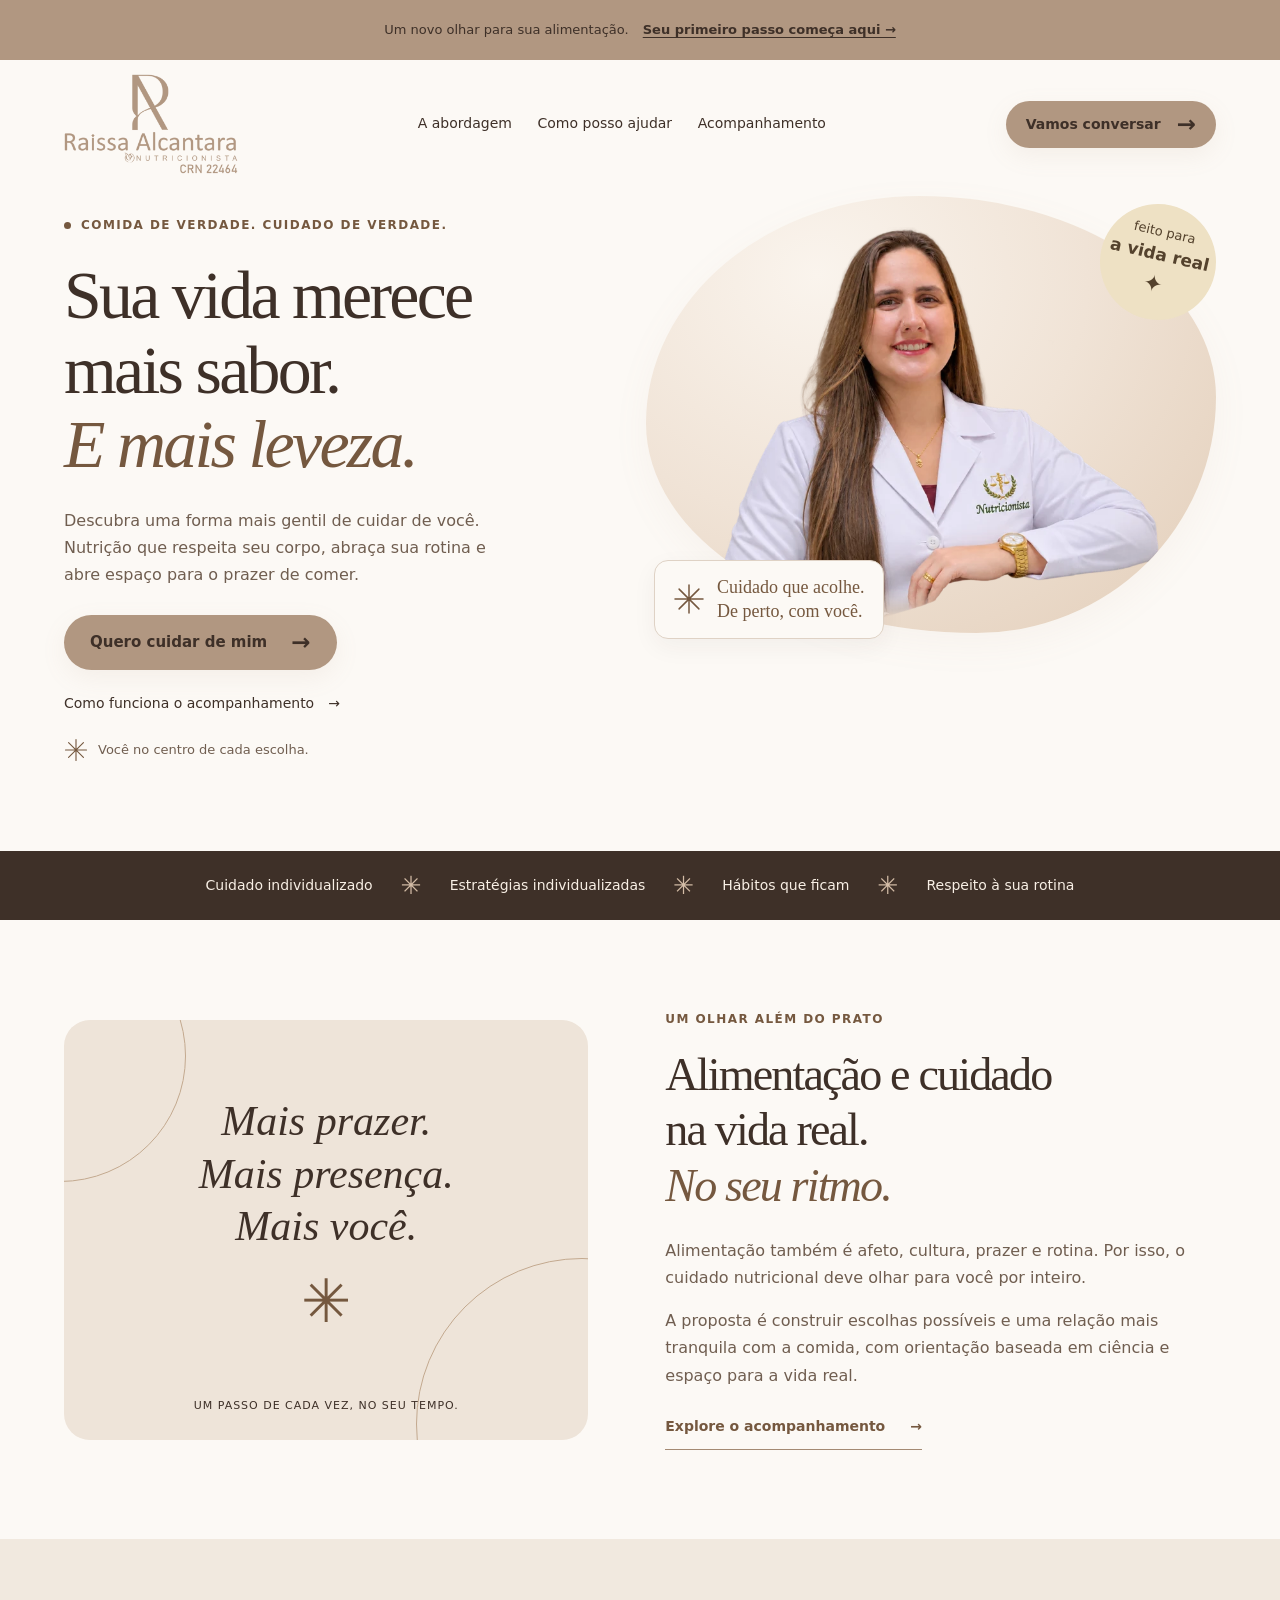
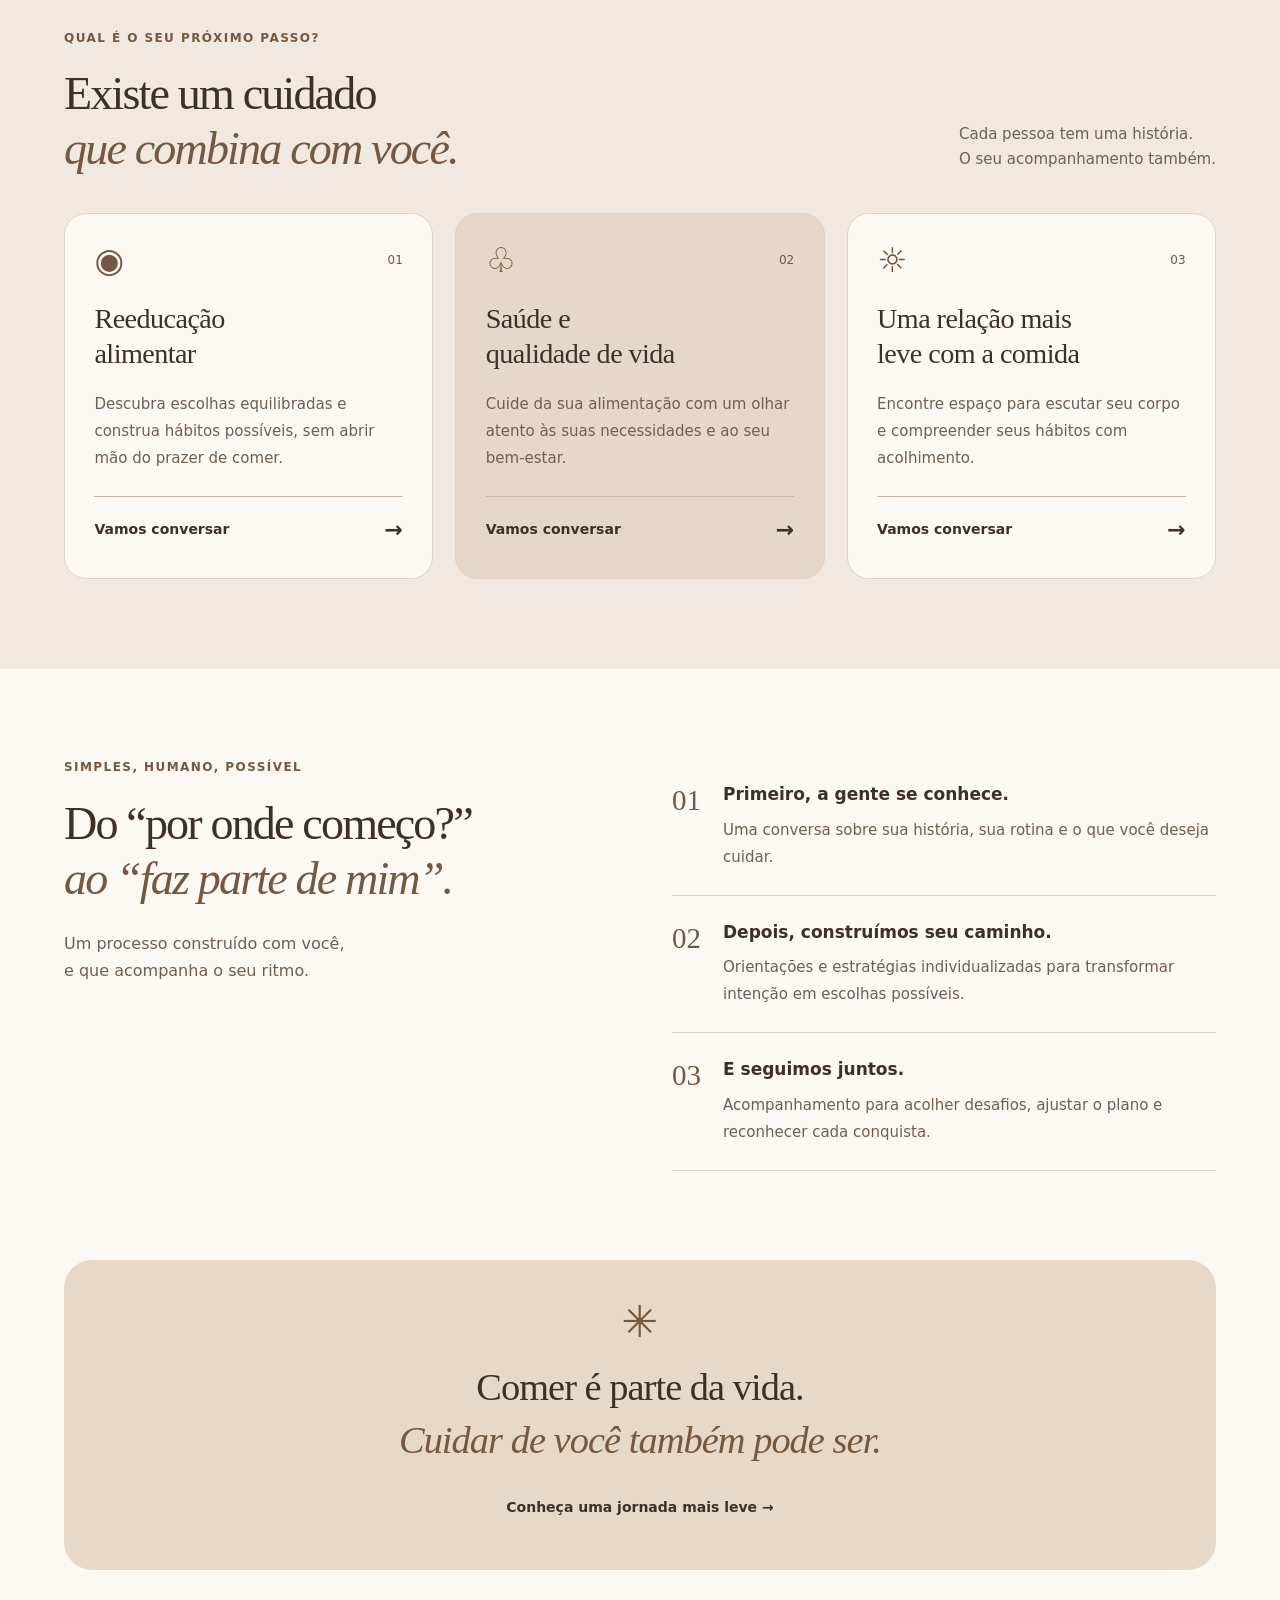
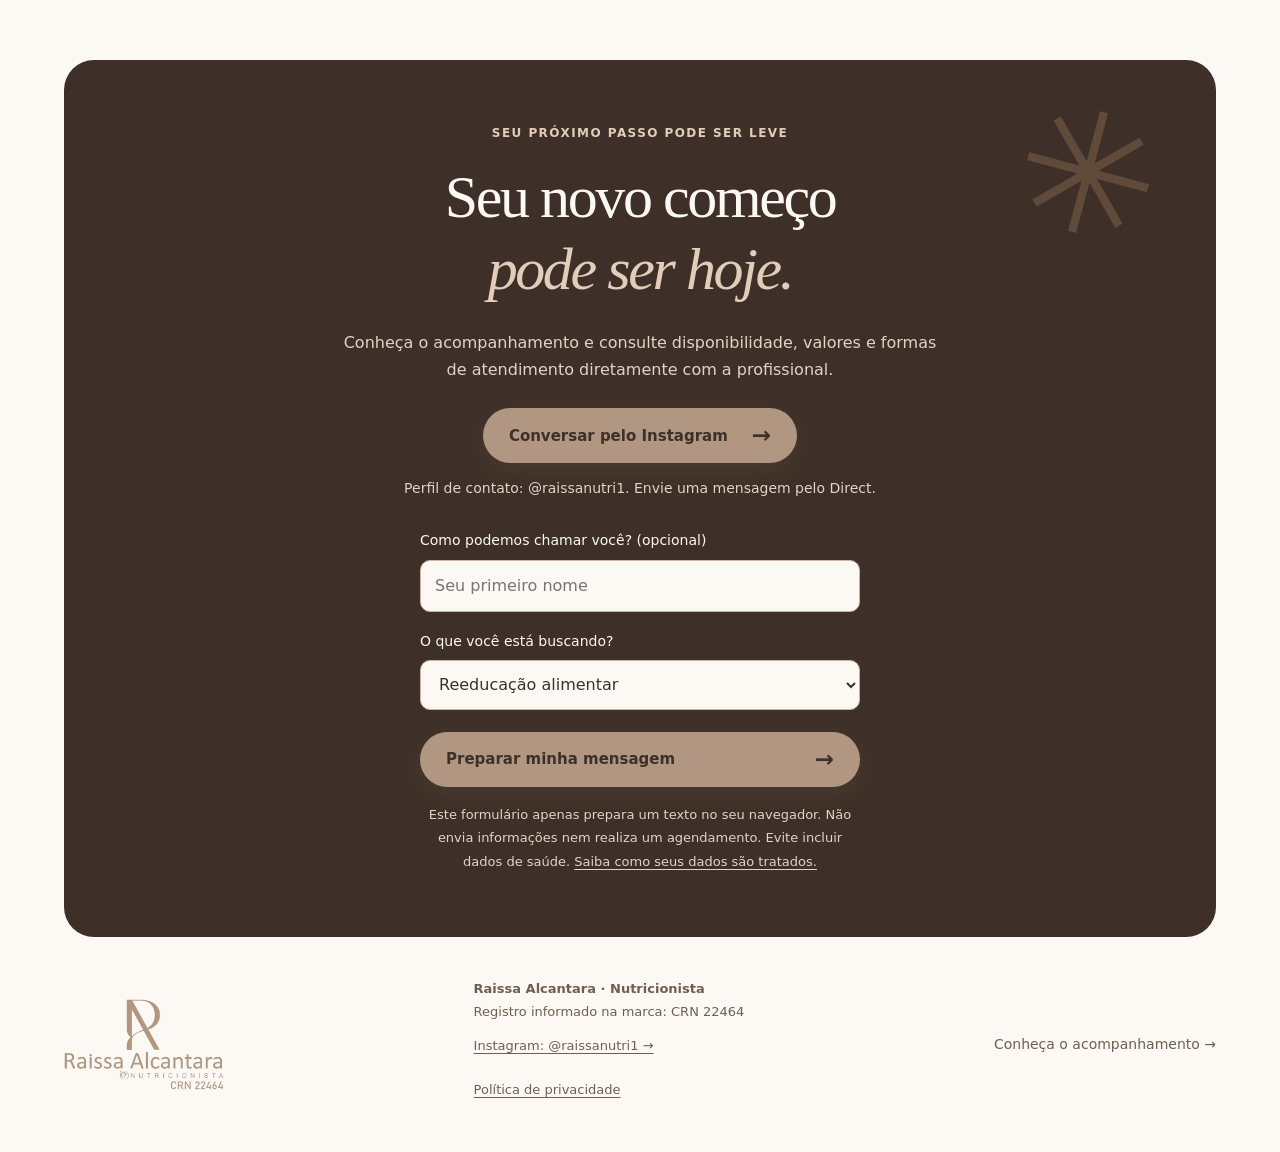
<file: index.html>
<!doctype html>
<html lang="pt-BR">
<head>
<meta charset="UTF-8">
<meta name="viewport" content="width=device-width, initial-scale=1.0">
<meta name="description" content="Sua vida merece mais sabor e leveza. Conheça Raissa Alcantara e descubra um cuidado nutricional que respeita você e sua rotina.">
<meta name="theme-color" content="#B19781">
<title>Raissa Alcantara — Nutricionista</title>
<link rel="stylesheet" href="style.css">
</head>
<body>
<a class="skip-link" href="#conteudo">Pular para o conteúdo</a>
<div class="announcement">Um novo olhar para sua alimentação. <a href="#contato">Seu primeiro passo começa aqui →</a></div>
<header class="header">
<a class="brand" href="#inicio" aria-label="Raissa Alcantara, nutricionista — início">
<picture>
<source type="image/webp" srcset="assets/raissa-alcantara-logo.webp">
<img class="brand-logo" src="assets/raissa-alcantara-logo.png" alt="Raissa Alcantara — Nutricionista — CRN 22464" width="1801" height="1032" decoding="async"></picture></a>
<nav class="desktop-nav" aria-label="Navegação principal">
<a href="#sobre">A abordagem</a>
<a href="#cuidados">Como posso ajudar</a>
<a href="acompanhamento.html">Acompanhamento</a></nav>
<a class="button small" href="#contato">Vamos conversar <span>→</span></a>
<details class="mobile-menu">
<summary>Menu</summary>
<nav aria-label="Navegação mobile">
<a href="#sobre">A abordagem</a>
<a href="#cuidados">Como posso ajudar</a>
<a href="acompanhamento.html">Acompanhamento</a>
<a href="index.html#contato">Contato</a>
<a href="privacidade.html">Privacidade</a></nav></details></header>
<main id="conteudo">
<section class="hero wrap" id="inicio">
<div class="hero-copy">
<div class="eyebrow">
<span></span> COMIDA DE VERDADE. CUIDADO DE VERDADE.</div>
<h1>Sua vida merece<br>mais sabor.<br>
<em>E mais leveza.</em></h1>
<p>Descubra uma forma mais gentil de cuidar de você. Nutrição que respeita seu corpo, abraça sua rotina e abre espaço para o prazer de comer.</p>
<a class="button" href="#contato">Quero cuidar de mim <span>→</span></a>
<a class="hero-secondary" href="acompanhamento.html">Como funciona o acompanhamento <span>→</span></a>
<div class="hero-note">
<span class="tiny-flower" aria-hidden="true"><img class="hero-spark" src="assets/simbolo-cuidado.svg" alt="" width="24" height="24"></span> Você no centro de cada escolha.</div></div>
<div class="hero-visual portrait-hero portrait-contained">
<div class="portrait-frame">
<picture>
<source type="image/webp" srcset="assets/raissa-retrato-480.webp 480w, assets/raissa-retrato-800.webp 800w, assets/raissa-retrato-1200.webp 1200w" sizes="(max-width: 767px) min(420px, 90vw), (max-width: 960px) 42vw, 600px">
<img class="portrait-photo" src="assets/raissa-retrato.png" alt="Nutricionista de jaleco branco, com cabelos longos e sorriso acolhedor" width="1433" height="1098" fetchpriority="high" decoding="async"></picture>
<p class="portrait-fallback" hidden role="status">Foto indisponível no momento.</p></div>
<div class="image-label">
<span aria-hidden="true"><img class="hero-spark" src="assets/simbolo-cuidado.svg" alt="" width="32" height="32"></span>
<div>Cuidado que acolhe.<br>
<strong>De perto, com você.</strong></div></div>
<div class="visual-sticker">feito para<br>
<strong>a vida real</strong>
<span>✦</span></div></div></section>
<div class="values-strip">
<span>Cuidado individualizado</span>
<i>✳&#xfe0e;</i>
<span>Estratégias individualizadas</span>
<i>✳&#xfe0e;</i>
<span>Hábitos que ficam</span>
<i>✳&#xfe0e;</i>
<span>Respeito à sua rotina</span></div>
<section class="about wrap" id="sobre">
<div class="about-art">
<div class="art-circle">Mais prazer.<br>Mais presença.<br>Mais você.<span>✳&#xfe0e;</span></div>
<span class="art-caption">UM PASSO DE CADA VEZ, NO SEU TEMPO.</span></div>
<div class="about-copy">
<div class="eyebrow">UM OLHAR ALÉM DO PRATO</div>
<h2>Alimentação e cuidado<br>na vida real.<br>
<em>No seu ritmo.</em></h2>
<p>Alimentação também é afeto, cultura, prazer e rotina. Por isso, o cuidado nutricional deve olhar para você por inteiro.</p>
<p>A proposta é construir escolhas possíveis e uma relação mais tranquila com a comida, com orientação baseada em ciência e espaço para a vida real.</p>
<a class="text-link" href="acompanhamento.html">Explore o acompanhamento <span>→</span></a></div></section>
<section class="care" id="cuidados">
<div class="wrap">
<div class="section-heading">
<div>
<div class="eyebrow">QUAL É O SEU PRÓXIMO PASSO?</div>
<h2>Existe um cuidado<br>
<em>que combina com você.</em></h2></div>
<p>Cada pessoa tem uma história.<br>O seu acompanhamento também.</p></div>
<div class="cards">
<article class="card">
<div class="card-top">
<span class="service-icon">◉</span>
<span>01</span></div>
<h3>Reeducação<br>alimentar</h3>
<p>Descubra escolhas equilibradas e construa hábitos possíveis, sem abrir mão do prazer de comer.</p>
<a href="#contato" aria-label="Conversar sobre reeducação alimentar">Vamos conversar <span>→</span></a></article>
<article class="card">
<div class="card-top">
<span class="service-icon">♧</span>
<span>02</span></div>
<h3>Saúde e<br>qualidade de vida</h3>
<p>Cuide da sua alimentação com um olhar atento às suas necessidades e ao seu bem-estar.</p>
<a href="#contato" aria-label="Conversar sobre saúde e qualidade de vida">Vamos conversar <span>→</span></a></article>
<article class="card">
<div class="card-top">
<span class="service-icon">☼</span>
<span>03</span></div>
<h3>Uma relação mais<br>leve com a comida</h3>
<p>Encontre espaço para escutar seu corpo e compreender seus hábitos com acolhimento.</p>
<a href="#contato" aria-label="Conversar sobre relação com a comida">Vamos conversar <span>→</span></a></article></div></div></section>
<section class="journey wrap" id="processo">
<div class="journey-intro">
<div class="eyebrow">SIMPLES, HUMANO, POSSÍVEL</div>
<h2>Do “por onde começo?”<br>
<em>ao “faz parte de mim”.</em></h2>
<p>Um processo construído com você,<br>e que acompanha o seu ritmo.</p></div>
<ol class="steps">
<li>
<span>01</span>
<div>
<h3>Primeiro, a gente se conhece.</h3>
<p>Uma conversa sobre sua história, sua rotina e o que você deseja cuidar.</p></div></li>
<li>
<span>02</span>
<div>
<h3>Depois, construímos seu caminho.</h3>
<p>Orientações e estratégias individualizadas para transformar intenção em escolhas possíveis.</p></div></li>
<li>
<span>03</span>
<div>
<h3>E seguimos juntos.</h3>
<p>Acompanhamento para acolher desafios, ajustar o plano e reconhecer cada conquista.</p></div></li></ol></section>
<section class="quote-banner wrap">
<span aria-hidden="true">✳&#xfe0e;</span>
<p>Comer é parte da vida.<br>
<em>Cuidar de você também pode ser.</em></p>
<a href="acompanhamento.html">Conheça uma jornada mais leve →</a></section>
<section class="contact wrap" id="contato">
<span class="contact-flower">✳&#xfe0e;</span>
<div class="eyebrow">SEU PRÓXIMO PASSO PODE SER LEVE</div>
<h2>Seu novo começo<br>
<em>pode ser hoje.</em></h2>
<p>Conheça o acompanhamento e consulte disponibilidade, valores e formas de atendimento diretamente com a profissional.</p>
<div class="direct-contact">
<a class="button" href="https://www.instagram.com/raissanutri1/" target="_blank" rel="noopener noreferrer">Conversar pelo Instagram <span>→</span></a>
<p>Perfil de contato: @raissanutri1. Envie uma mensagem pelo Direct.</p></div>
<form id="contact-form">
<label for="name">Como podemos chamar você? (opcional)</label>
<input id="name" name="name" placeholder="Seu primeiro nome" maxlength="80" autocomplete="given-name">
<label for="interest">O que você está buscando?</label>
<select id="interest" name="interest">
<option>Reeducação alimentar</option>
<option>Saúde e qualidade de vida</option>
<option>Uma relação mais leve com a comida</option>
<option>Conhecer o acompanhamento</option></select>
<button class="button" type="submit">Preparar minha mensagem <span>→</span></button>
<p class="form-note">Este formulário apenas prepara um texto no seu navegador. Não envia informações nem realiza um agendamento. Evite incluir dados de saúde. <a href="privacidade.html">Saiba como seus dados são tratados.</a></p></form>
<div id="message-result" class="message-result" hidden aria-live="polite">
<h3>Sua mensagem está pronta</h3>
<p id="prepared-message"></p>
<button class="text-link" id="copy-message" type="button">Copiar mensagem →</button>
<p class="form-note">Copie o texto e envie pelo Direct do <a href="https://www.instagram.com/raissanutri1/" target="_blank" rel="noopener noreferrer">perfil @raissanutri1</a>. A disponibilidade e a confirmação do atendimento são combinadas diretamente com a profissional.</p></div></section>
</main>
<footer class="wrap">
<a class="brand" href="#inicio" aria-label="Raissa Alcantara, nutricionista — início">
<picture>
<source type="image/webp" srcset="assets/raissa-alcantara-logo.webp">
<img class="brand-logo" src="assets/raissa-alcantara-logo.png" alt="Raissa Alcantara — Nutricionista — CRN 22464" width="1801" height="1032" decoding="async"></picture></a>
<div class="professional-details">
<p>
<strong>Raissa Alcantara · Nutricionista</strong></p>
<p>Registro informado na marca: CRN 22464</p>
<a href="https://www.instagram.com/raissanutri1/" target="_blank" rel="noopener noreferrer">Instagram: @raissanutri1 →</a>
<br>
<a href="privacidade.html">Política de privacidade</a></div>
<a href="acompanhamento.html">Conheça o acompanhamento →</a></footer>
<script src="script.js"></script>
<script src="site.js" defer></script></body></html>
</file>
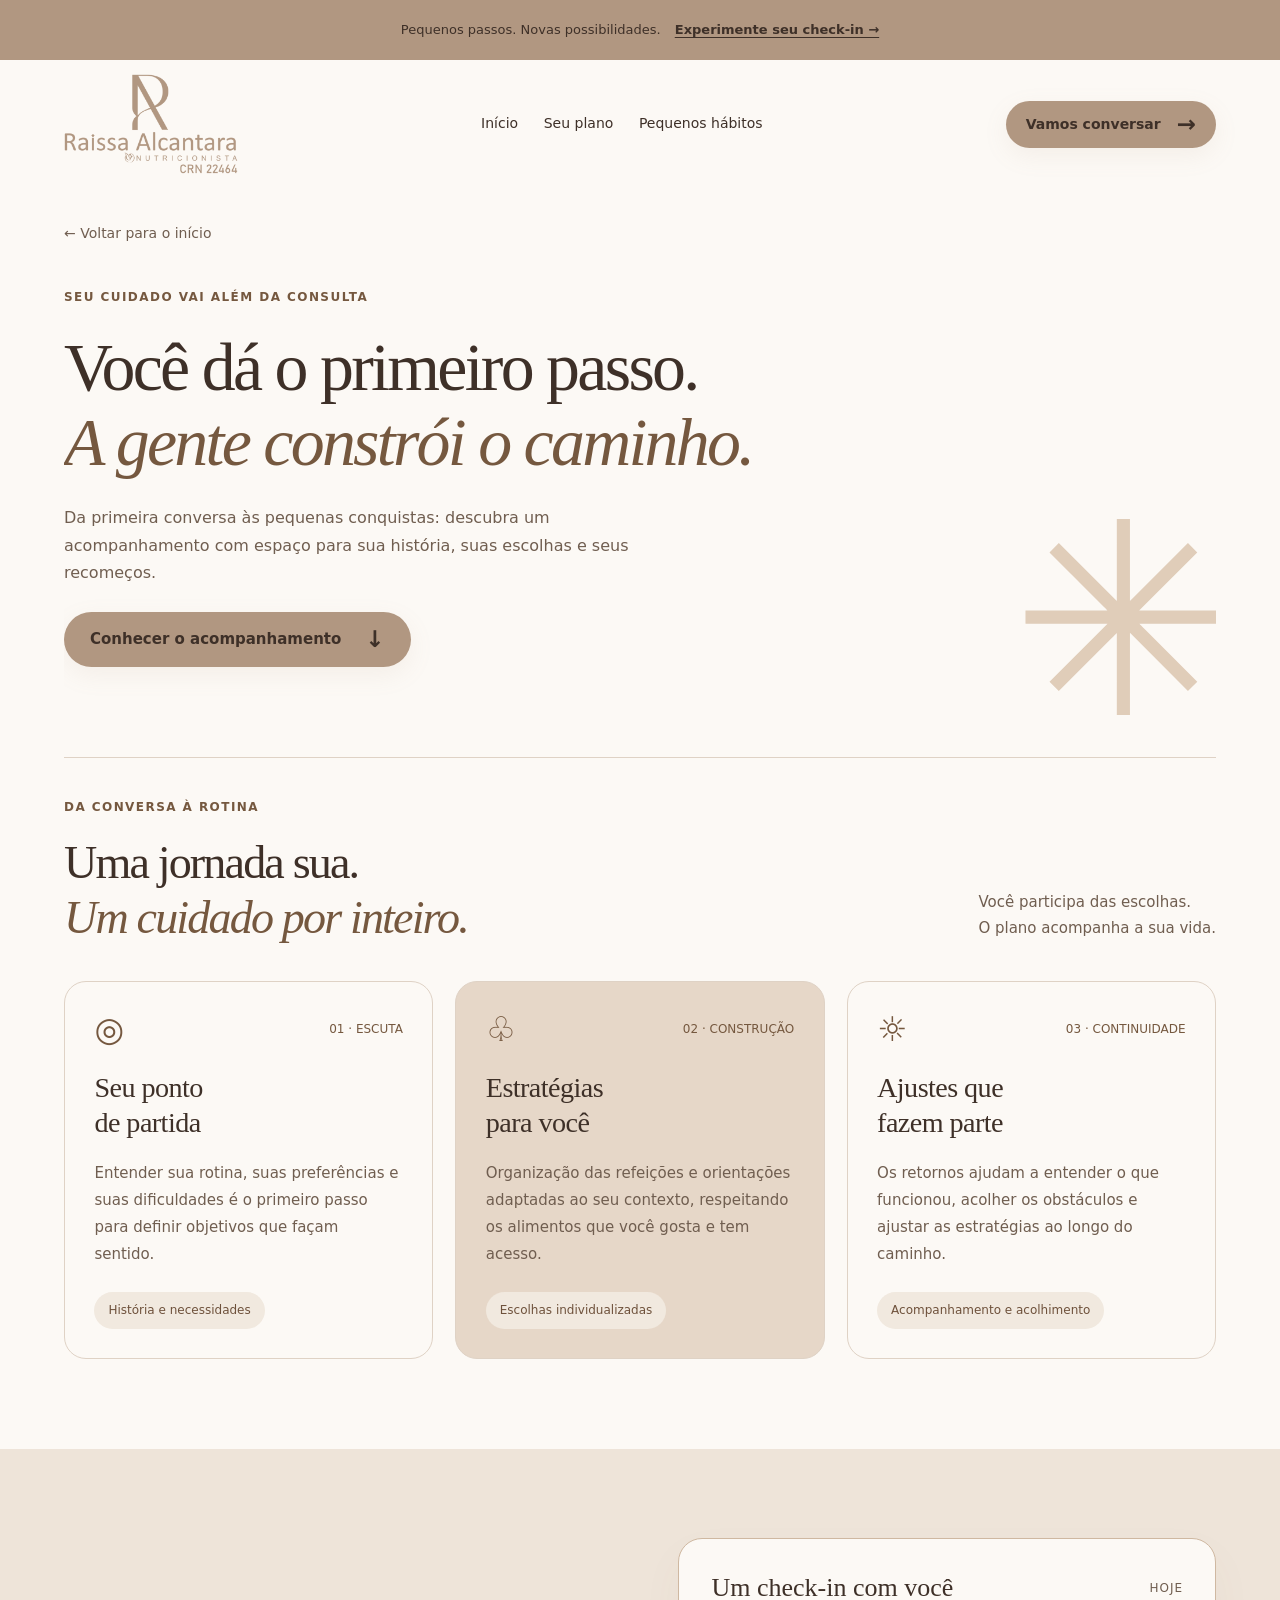
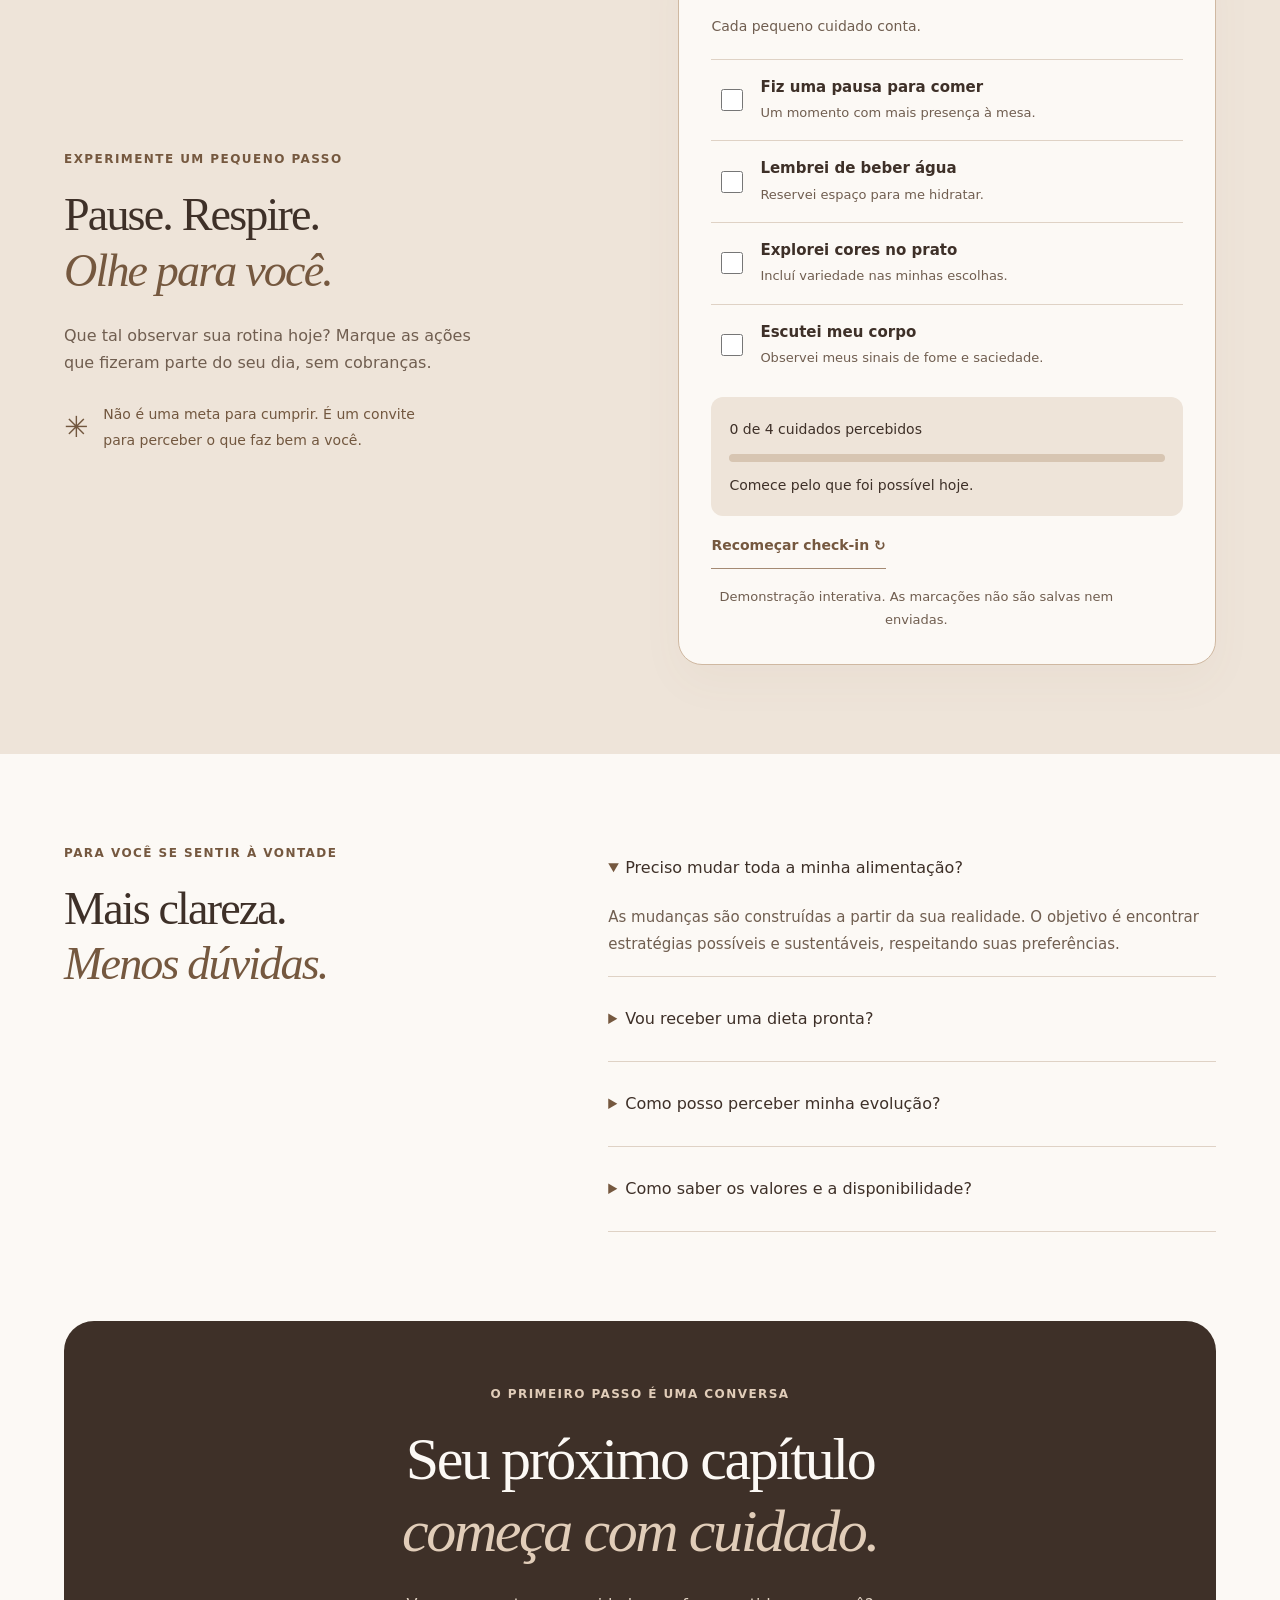
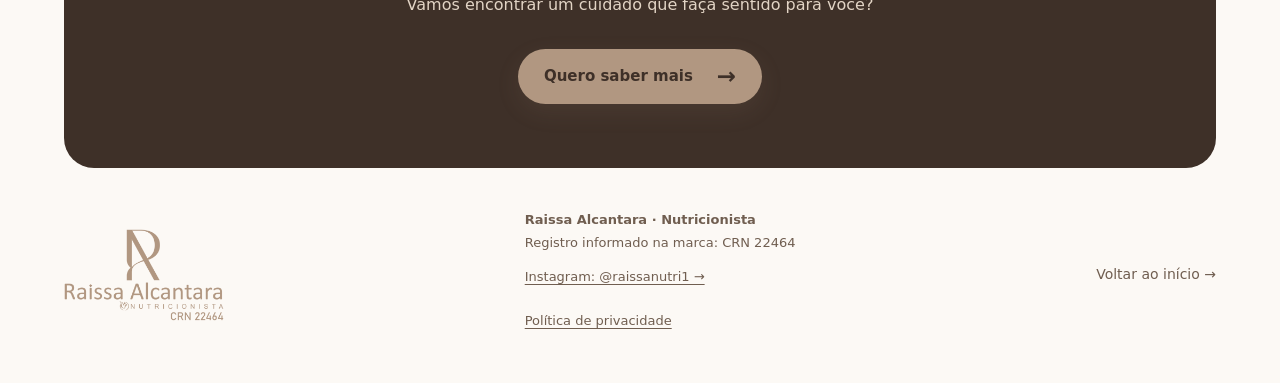
<file: acompanhamento.html>
<!doctype html>
<html lang="pt-BR">
<head>
<meta charset="UTF-8">
<meta name="theme-color" content="#B19781">
<meta name="viewport" content="width=device-width, initial-scale=1">
<meta name="description" content="Conheça o acompanhamento de Raissa Alcantara: escuta, estratégias para sua rotina e pequenos hábitos possíveis.">
<title>Acompanhamento — Raissa Alcantara</title>
<link rel="stylesheet" href="style.css">
<link rel="stylesheet" href="acompanhamento.css"></head>
<body>
<a class="skip-link" href="#conteudo">Pular para o conteúdo</a>
<div class="announcement">Pequenos passos. Novas possibilidades. <a href="#habitos">Experimente seu check-in →</a></div>
<header class="header">
<a class="brand" href="index.html" aria-label="Raissa Alcantara, nutricionista — início">
<picture>
<source type="image/webp" srcset="assets/raissa-alcantara-logo.webp">
<img class="brand-logo" src="assets/raissa-alcantara-logo.png" alt="Raissa Alcantara — Nutricionista — CRN 22464" width="1801" height="1032" decoding="async"></picture></a>
<nav class="desktop-nav" aria-label="Navegação principal">
<a href="index.html">Início</a>
<a href="#seu-plano">Seu plano</a>
<a href="#habitos">Pequenos hábitos</a></nav>
<a class="button small" href="index.html#contato">Vamos conversar <span>→</span></a>
<details class="mobile-menu">
<summary>Menu</summary>
<nav aria-label="Navegação mobile">
<a href="index.html">Início</a>
<a href="#seu-plano">Seu plano</a>
<a href="#habitos">Pequenos hábitos</a>
<a href="index.html#contato">Contato</a>
<a href="privacidade.html">Privacidade</a></nav></details></header>
<main id="conteudo">
<section class="companion-hero wrap">
<a class="back-link" href="index.html">← Voltar para o início</a>
<div class="eyebrow">SEU CUIDADO VAI ALÉM DA CONSULTA</div>
<h1>Você dá o primeiro passo.<br>
<em>A gente constrói o caminho.</em></h1>
<p>Da primeira conversa às pequenas conquistas: descubra um acompanhamento com espaço para sua história, suas escolhas e seus recomeços.</p>
<a class="button" href="#seu-plano">Conhecer o acompanhamento <span>↓</span></a>
<span class="hero-decoration" aria-hidden="true">✳&#xfe0e;</span></section>
<section class="plan-section wrap" id="seu-plano">
<div class="section-heading">
<div>
<div class="eyebrow">DA CONVERSA À ROTINA</div>
<h2>Uma jornada sua.<br>
<em>Um cuidado por inteiro.</em></h2></div>
<p>Você participa das escolhas.<br>O plano acompanha a sua vida.</p></div>
<div class="cards">
<article class="card">
<div class="card-top">
<span class="service-icon">◎</span>
<span>01 · ESCUTA</span></div>
<h3>Seu ponto<br>de partida</h3>
<p>Entender sua rotina, suas preferências e suas dificuldades é o primeiro passo para definir objetivos que façam sentido.</p>
<span class="card-tag">História e necessidades</span></article>
<article class="card">
<div class="card-top">
<span class="service-icon">♧</span>
<span>02 · CONSTRUÇÃO</span></div>
<h3>Estratégias<br>para você</h3>
<p>Organização das refeições e orientações adaptadas ao seu contexto, respeitando os alimentos que você gosta e tem acesso.</p>
<span class="card-tag">Escolhas individualizadas</span></article>
<article class="card">
<div class="card-top">
<span class="service-icon">☼</span>
<span>03 · CONTINUIDADE</span></div>
<h3>Ajustes que<br>fazem parte</h3>
<p>Os retornos ajudam a entender o que funcionou, acolher os obstáculos e ajustar as estratégias ao longo do caminho.</p>
<span class="card-tag">Acompanhamento e acolhimento</span></article></div></section>
<section class="habit-section" id="habitos">
<div class="wrap habit-grid">
<div>
<div class="eyebrow">EXPERIMENTE UM PEQUENO PASSO</div>
<h2>Pause. Respire.<br>
<em>Olhe para você.</em></h2>
<p>Que tal observar sua rotina hoje? Marque as ações que fizeram parte do seu dia, sem cobranças.</p>
<div class="gentle-note">✳&#xfe0e; <span>Não é uma meta para cumprir. É um convite para perceber o que faz bem a você.</span></div></div>
<div class="habit-panel">
<div class="panel-heading">
<h3>Um check-in com você</h3>
<span>HOJE</span></div>
<p class="panel-description">Cada pequeno cuidado conta.</p>
<form id="habit-form">
<label class="habit-option">
<input type="checkbox" name="habit" value="pausa">
<span>
<strong>Fiz uma pausa para comer</strong>
<small>Um momento com mais presença à mesa.</small></span></label>
<label class="habit-option">
<input type="checkbox" name="habit" value="agua">
<span>
<strong>Lembrei de beber água</strong>
<small>Reservei espaço para me hidratar.</small></span></label>
<label class="habit-option">
<input type="checkbox" name="habit" value="variedade">
<span>
<strong>Explorei cores no prato</strong>
<small>Incluí variedade nas minhas escolhas.</small></span></label>
<label class="habit-option">
<input type="checkbox" name="habit" value="corpo">
<span>
<strong>Escutei meu corpo</strong>
<small>Observei meus sinais de fome e saciedade.</small></span></label></form>
<div class="habit-feedback" aria-live="polite">
<span id="habit-count">0 de 4 cuidados percebidos</span>
<progress id="habit-progress" value="0" max="4" aria-label="Cuidados percebidos hoje"></progress>
<p id="habit-message">Comece pelo que foi possível hoje.</p></div>
<button class="text-link" id="reset-habits" type="button">Recomeçar check-in ↻</button>
<p class="form-note">Demonstração interativa. As marcações não são salvas nem enviadas.</p></div></div></section>
<section class="faq-section wrap">
<div>
<div class="eyebrow">PARA VOCÊ SE SENTIR À VONTADE</div>
<h2>Mais clareza.<br>
<em>Menos dúvidas.</em></h2></div>
<div class="faq-list">
<details open>
<summary>Preciso mudar toda a minha alimentação?</summary>
<p>As mudanças são construídas a partir da sua realidade. O objetivo é encontrar estratégias possíveis e sustentáveis, respeitando suas preferências.</p></details>
<details>
<summary>Vou receber uma dieta pronta?</summary>
<p>A proposta é individualizar o cuidado após conhecer sua história e suas necessidades. As orientações e o formato do plano são definidos durante o atendimento.</p></details>
<details>
<summary>Como posso perceber minha evolução?</summary>
<p>A evolução pode aparecer na organização da rotina, na relação com a comida e na percepção de bem-estar. Os indicadores relevantes são combinados com a profissional.</p></details>
<details>
<summary>Como saber os valores e a disponibilidade?</summary>
<p>Entre em contato pelo Instagram @raissanutri1 para consultar valores, disponibilidade e modalidades de atendimento. O contato inicial não confirma uma consulta.</p>
<a class="text-link" href="index.html#contato">Ir para contato →</a></details></div></section>
<section class="contact wrap companion-contact">
<div class="eyebrow">O PRIMEIRO PASSO É UMA CONVERSA</div>
<h2>Seu próximo capítulo<br>
<em>começa com cuidado.</em></h2>
<p>Vamos encontrar um cuidado que faça sentido para você?</p>
<a class="button" href="index.html#contato">Quero saber mais <span>→</span></a></section>
</main>
<footer class="wrap">
<a class="brand" href="index.html" aria-label="Raissa Alcantara, nutricionista — início">
<picture>
<source type="image/webp" srcset="assets/raissa-alcantara-logo.webp">
<img class="brand-logo" src="assets/raissa-alcantara-logo.png" alt="Raissa Alcantara — Nutricionista — CRN 22464" width="1801" height="1032" decoding="async"></picture></a>
<div class="professional-details">
<p>
<strong>Raissa Alcantara · Nutricionista</strong></p>
<p>Registro informado na marca: CRN 22464</p>
<a href="https://www.instagram.com/raissanutri1/" target="_blank" rel="noopener noreferrer">Instagram: @raissanutri1 →</a>
<br>
<a href="privacidade.html">Política de privacidade</a></div>
<a href="index.html">Voltar ao início →</a></footer>
<script src="acompanhamento.js"></script>
<script src="site.js" defer></script></body></html>
</file>
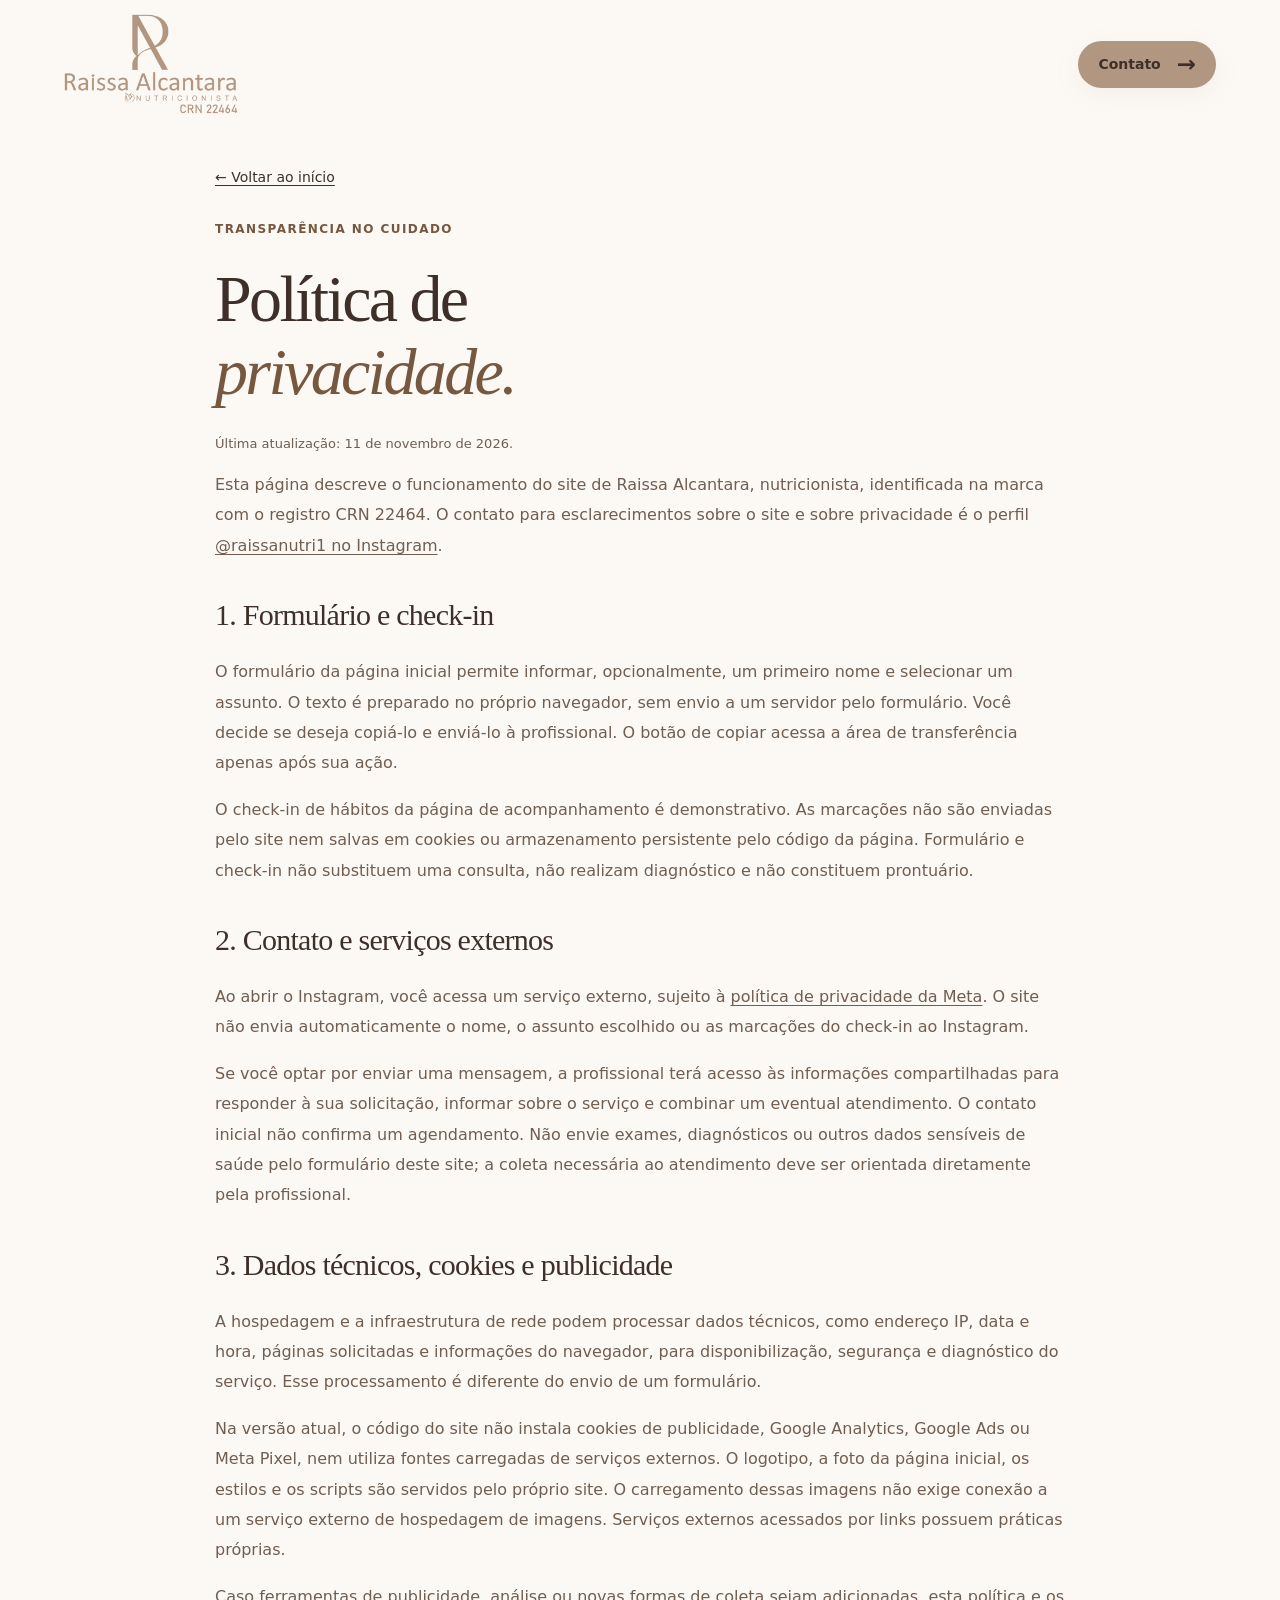
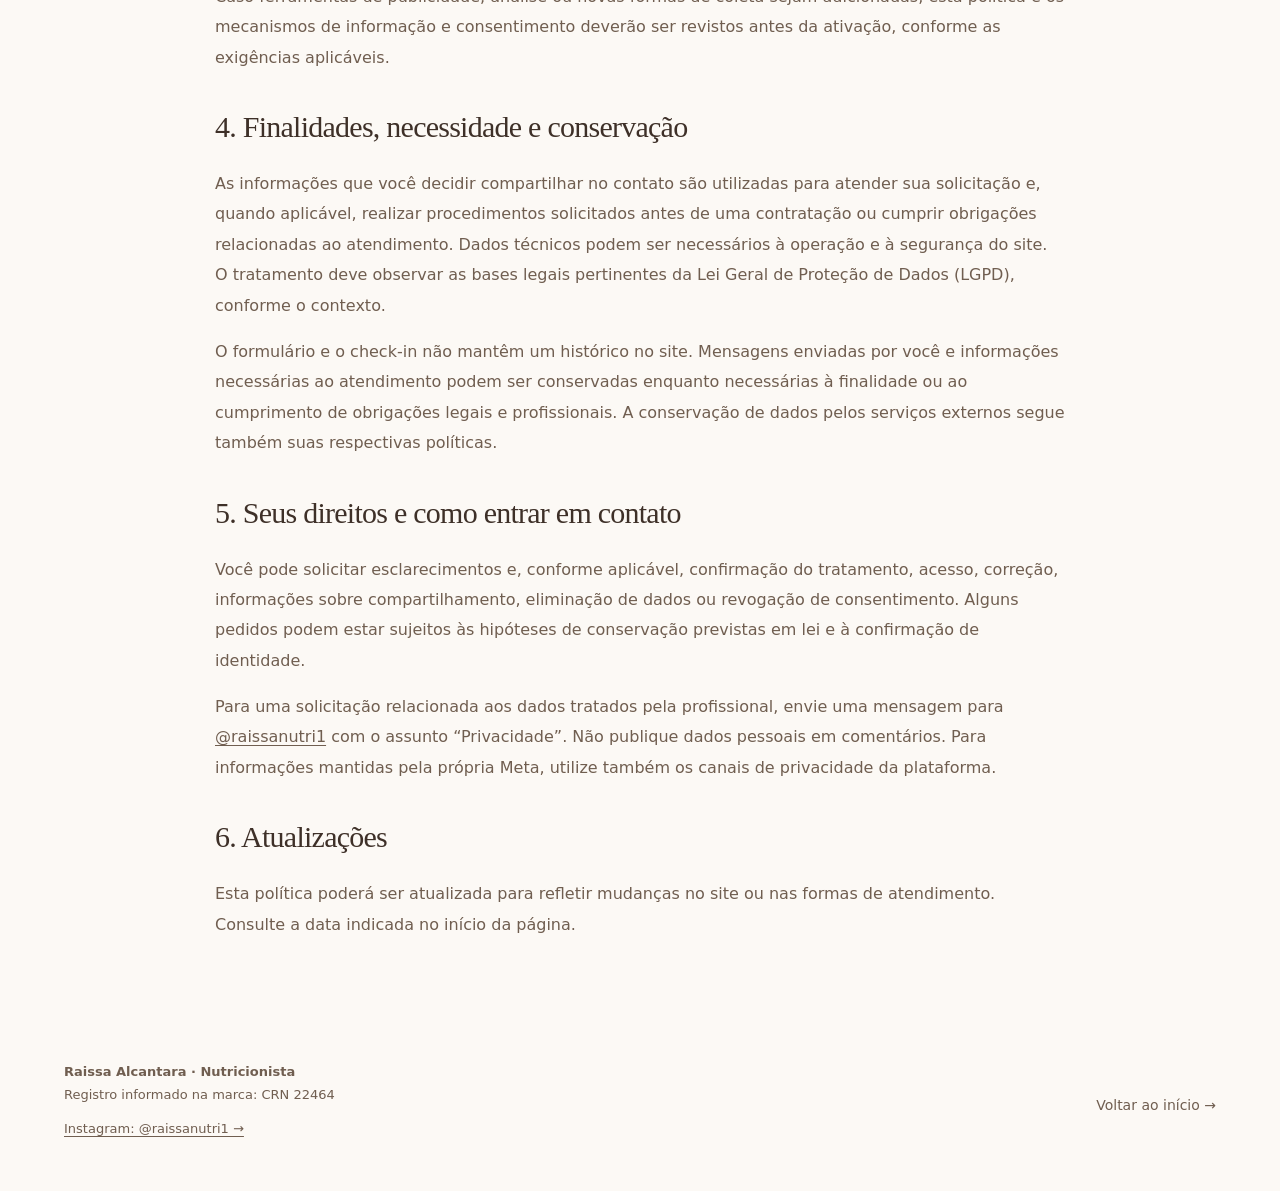
<file: privacidade.html>
<!doctype html>
<html lang="pt-BR">
<head>
<meta charset="UTF-8">
<meta name="viewport" content="width=device-width, initial-scale=1">
<meta name="theme-color" content="#B19781">
<title>Política de privacidade — Raissa Alcantara</title>
<meta name="description" content="Entenda como este site utiliza informações, o funcionamento do contato e como solicitar esclarecimentos sobre privacidade.">
<link rel="stylesheet" href="style.css"></head>
<body>
<a class="skip-link" href="#conteudo">Pular para o conteúdo</a>
<header class="header header-simple">
<a class="brand" href="index.html" aria-label="Raissa Alcantara — início">
<picture>
<source type="image/webp" srcset="assets/raissa-alcantara-logo.webp">
<img class="brand-logo" src="assets/raissa-alcantara-logo.png" alt="Raissa Alcantara — Nutricionista — CRN 22464" width="1801" height="1032" decoding="async"></picture></a>
<a class="button small" href="index.html#contato">Contato <span>→</span></a></header>
<main class="wrap legal-page" id="conteudo">
<a class="back-link" href="index.html">← Voltar ao início</a>
<div class="eyebrow">TRANSPARÊNCIA NO CUIDADO</div>
<h1>Política de<br>
<em>privacidade.</em></h1>
<p class="legal-date">Última atualização: 11 de novembro de 2026.</p>
<p>Esta página descreve o funcionamento do site de Raissa Alcantara, nutricionista, identificada na marca com o registro CRN 22464. O contato para esclarecimentos sobre o site e sobre privacidade é o perfil <a href="https://www.instagram.com/raissanutri1/" target="_blank" rel="noopener noreferrer">@raissanutri1 no Instagram</a>.</p>
<h2>1. Formulário e check-in</h2>
<p>O formulário da página inicial permite informar, opcionalmente, um primeiro nome e selecionar um assunto. O texto é preparado no próprio navegador, sem envio a um servidor pelo formulário. Você decide se deseja copiá-lo e enviá-lo à profissional. O botão de copiar acessa a área de transferência apenas após sua ação.</p>
<p>O check-in de hábitos da página de acompanhamento é demonstrativo. As marcações não são enviadas pelo site nem salvas em cookies ou armazenamento persistente pelo código da página. Formulário e check-in não substituem uma consulta, não realizam diagnóstico e não constituem prontuário.</p>
<h2>2. Contato e serviços externos</h2>
<p>Ao abrir o Instagram, você acessa um serviço externo, sujeito à <a href="https://privacycenter.instagram.com/policy/" target="_blank" rel="noopener noreferrer">política de privacidade da Meta</a>. O site não envia automaticamente o nome, o assunto escolhido ou as marcações do check-in ao Instagram.</p>
<p>Se você optar por enviar uma mensagem, a profissional terá acesso às informações compartilhadas para responder à sua solicitação, informar sobre o serviço e combinar um eventual atendimento. O contato inicial não confirma um agendamento. Não envie exames, diagnósticos ou outros dados sensíveis de saúde pelo formulário deste site; a coleta necessária ao atendimento deve ser orientada diretamente pela profissional.</p>
<h2>3. Dados técnicos, cookies e publicidade</h2>
<p>A hospedagem e a infraestrutura de rede podem processar dados técnicos, como endereço IP, data e hora, páginas solicitadas e informações do navegador, para disponibilização, segurança e diagnóstico do serviço. Esse processamento é diferente do envio de um formulário.</p>
<p>Na versão atual, o código do site não instala cookies de publicidade, Google Analytics, Google Ads ou Meta Pixel, nem utiliza fontes carregadas de serviços externos. O logotipo, a foto da página inicial, os estilos e os scripts são servidos pelo próprio site. O carregamento dessas imagens não exige conexão a um serviço externo de hospedagem de imagens. Serviços externos acessados por links possuem práticas próprias.</p>
<p>Caso ferramentas de publicidade, análise ou novas formas de coleta sejam adicionadas, esta política e os mecanismos de informação e consentimento deverão ser revistos antes da ativação, conforme as exigências aplicáveis.</p>
<h2>4. Finalidades, necessidade e conservação</h2>
<p>As informações que você decidir compartilhar no contato são utilizadas para atender sua solicitação e, quando aplicável, realizar procedimentos solicitados antes de uma contratação ou cumprir obrigações relacionadas ao atendimento. Dados técnicos podem ser necessários à operação e à segurança do site. O tratamento deve observar as bases legais pertinentes da Lei Geral de Proteção de Dados (LGPD), conforme o contexto.</p>
<p>O formulário e o check-in não mantêm um histórico no site. Mensagens enviadas por você e informações necessárias ao atendimento podem ser conservadas enquanto necessárias à finalidade ou ao cumprimento de obrigações legais e profissionais. A conservação de dados pelos serviços externos segue também suas respectivas políticas.</p>
<h2>5. Seus direitos e como entrar em contato</h2>
<p>Você pode solicitar esclarecimentos e, conforme aplicável, confirmação do tratamento, acesso, correção, informações sobre compartilhamento, eliminação de dados ou revogação de consentimento. Alguns pedidos podem estar sujeitos às hipóteses de conservação previstas em lei e à confirmação de identidade.</p>
<p>Para uma solicitação relacionada aos dados tratados pela profissional, envie uma mensagem para <a href="https://www.instagram.com/raissanutri1/" target="_blank" rel="noopener noreferrer">@raissanutri1</a> com o assunto “Privacidade”. Não publique dados pessoais em comentários. Para informações mantidas pela própria Meta, utilize também os canais de privacidade da plataforma.</p>
<h2>6. Atualizações</h2>
<p>Esta política poderá ser atualizada para refletir mudanças no site ou nas formas de atendimento. Consulte a data indicada no início da página.</p>
</main>
<footer class="wrap">
<div class="professional-details">
<p>
<strong>Raissa Alcantara · Nutricionista</strong></p>
<p>Registro informado na marca: CRN 22464</p>
<a href="https://www.instagram.com/raissanutri1/" target="_blank" rel="noopener noreferrer">Instagram: @raissanutri1 →</a></div>
<a href="index.html">Voltar ao início →</a></footer>
<script src="site.js" defer></script></body></html>
</file>
<file: style.css>
:root {
  --ink: #3e3028;
  --accent: #b19781;
  --accent-ink: #75583f;
  --cream: #fcf9f5;
  --muted: #705e50;
  --line: #dfd2c5;
  --surface: #eee4d9;
  --gutter: clamp(20px, 5vw, 64px);
  --section-space: clamp(56px, 7vw, 104px);
}
* { box-sizing: border-box; }
html { scroll-behavior: smooth; scroll-padding-top: 24px; }
body { margin: 0; background: var(--cream); color: var(--ink); font: 16px/1.7 system-ui, -apple-system, BlinkMacSystemFont, 'Segoe UI', sans-serif; }
a { color: inherit; text-decoration: none; }
button, input, select { font: inherit; }
button, a, input, select, summary { -webkit-tap-highlight-color: transparent; }
button, summary { cursor: pointer; }
button, input, select { max-width: 100%; }
img { max-width: 100%; }
[hidden] { display: none !important; }
.wrap { width: min(1200px, calc(100% - var(--gutter) * 2)); margin-inline: auto; }
h1, h2, h3, p { margin-top: 0; }
h1, h2 { font-family: Georgia, 'Times New Roman', serif; font-weight: 400; letter-spacing: -.04em; text-wrap: balance; }
h1 { font-size: clamp(44px, 5.3vw, 78px); line-height: 1.1; margin: 24px 0; }
h2 { font-size: clamp(34px, 3.6vw, 50px); line-height: 1.2; margin: 18px 0 24px; }
em { color: var(--accent-ink); font-weight: 400; }
p { overflow-wrap: break-word; }
.hero > *, .about > *, .journey > *, .cards > *, .section-heading > * { min-width: 0; }
a:focus-visible, button:focus-visible, input:focus-visible, select:focus-visible, summary:focus-visible { outline: 3px solid #95602d; outline-offset: 4px; }
.skip-link { position: absolute; z-index: 30; left: 20px; top: -100px; background: var(--cream); padding: 12px 20px; border: 2px solid var(--ink); border-radius: 8px; }
.skip-link:focus { top: 12px; }
.announcement { text-align: center; background: var(--accent); color: var(--ink); padding: 8px var(--gutter); font-size: 13px; line-height: 1.6; }
.announcement a { display: inline-flex; align-items: center; min-height: 44px; margin-left: 10px; font-weight: 600; text-decoration: underline; text-underline-offset: 3px; }
.header { width: min(1320px, calc(100% - var(--gutter) * 2)); min-height: 128px; margin-inline: auto; display: flex; align-items: center; justify-content: space-between; gap: 24px; position: relative; z-index: 10; }
.brand { display: inline-flex; align-items: center; flex-shrink: 0; }
.brand picture { display: block; }
.brand-logo { display: block; width: 174px; height: auto; }
.header .desktop-nav { display: flex; gap: clamp(12px, 2vw, 28px); font-size: 14px; }
.desktop-nav a { display: inline-flex; align-items: center; min-height: 44px; }
.desktop-nav a:hover { color: var(--accent-ink); text-decoration: underline; text-underline-offset: 5px; }
.mobile-menu { display: none; }
.button { display: inline-flex; align-items: center; justify-content: space-between; min-height: 52px; gap: 24px; border: 0; border-radius: 50px; padding: 16px 26px; background: var(--accent); color: var(--ink); font-size: 15px; font-weight: 650; line-height: 1.5; text-align: left; cursor: pointer; box-shadow: 0 8px 24px #b197811a; transition: transform .2s, background .2s; }
.button span { font-size: 23px; line-height: 1; }
.button.small { min-height: 46px; font-size: 14px; padding: 12px 20px; gap: 16px; }
.eyebrow { display: flex; align-items: center; gap: 10px; font-size: 12px; line-height: 1.6; letter-spacing: .12em; font-weight: 650; color: var(--accent-ink); }
.eyebrow > span { width: 7px; height: 7px; flex-shrink: 0; background: currentColor; border-radius: 50%; }
.hero { display: grid; grid-template-columns: minmax(0, 1.1fr) minmax(0, 1fr); gap: clamp(32px, 5vw, 72px); align-items: center; padding-block: 28px var(--section-space); }
.hero-copy > p { max-width: 450px; color: var(--muted); margin-bottom: 26px; }
.hero-secondary { display: flex; align-items: center; gap: 14px; width: fit-content; min-height: 44px; margin-top: 12px; font-size: 14px; }
.hero-note { display: flex; align-items: center; gap: 10px; color: var(--muted); font-size: 13px; margin-top: 12px; }
.tiny-flower { color: var(--accent-ink); font-size: 26px; line-height: 1; }
.hero-visual { position: relative; width: 100%; }
.portrait-hero { aspect-ratio: 1433 / 1098; width: 110%; max-width: 600px; justify-self: end; align-self: start; margin-top: -20px; isolation: isolate; }
.portrait-frame { position: absolute; inset: 0; background: radial-gradient(ellipse at 30% 18%, #faf4ed 0%, #f0e3d6 48%, #e2cdb8 100%); border-radius: 48% 52% 42% 58% / 52% 46% 54% 48%; overflow: hidden; box-shadow: 0 12px 36px #b1978110; }
.portrait-frame picture { display: block; width: 100%; height: 100%; }
.portrait-frame img { position: absolute; inset: 0; width: 100%; height: 100%; object-fit: contain; object-position: center top; }
.image-label { position: absolute; z-index: 2; bottom: -8px; left: -16px; display: flex; align-items: center; gap: 12px; background: var(--cream); border-radius: 18px; padding: 18px 22px; font: 19px/1.35 Georgia, serif; box-shadow: 0 15px 35px #3e30281a; transform: rotate(-4deg); }
.image-label > span { font-size: 38px; color: var(--accent-ink); }
.image-label strong { font-weight: 400; }
.visual-sticker { position: absolute; right: 0; top: 8px; z-index: 2; display: flex; flex-direction: column; align-items: center; justify-content: center; width: 116px; height: 116px; background: #eee1c4; color: #54422d; border-radius: 50%; font-size: 13px; line-height: 1.5; transform: rotate(13deg); }
.visual-sticker strong { font-size: 17px; }
.visual-sticker span { font-size: 23px; }
.values-strip { display: flex; align-items: center; justify-content: center; flex-wrap: wrap; gap: 16px 28px; background: var(--ink); color: #f8efe5; padding: 22px var(--gutter); font-size: 14px; }
.values-strip i { font-size: 25px; line-height: 1; font-style: normal; color: #d4bda7; }
.about { display: grid; grid-template-columns: minmax(0, 1fr) minmax(0, 1.05fr); gap: clamp(36px, 6vw, 85px); align-items: center; padding-block: var(--section-space); }
.about-art { min-height: 420px; background: var(--surface); border-radius: 26px; display: grid; place-items: center; position: relative; overflow: hidden; padding: 40px 20px 64px; }
.about-art::before, .about-art::after { content: ''; position: absolute; width: 250px; height: 250px; border: 1px solid #c3a98f; border-radius: 50%; left: -130px; top: -90px; }
.about-art::after { width: 330px; height: 330px; left: auto; top: auto; right: -160px; bottom: -150px; }
.art-circle { font: italic 42px/1.25 Georgia, serif; text-align: center; position: relative; }
.art-circle span { display: block; color: var(--accent-ink); font-style: normal; font-size: 60px; margin-top: 12px; }
.art-caption { position: absolute; bottom: 24px; left: 20px; right: 20px; text-align: center; font-size: 11px; letter-spacing: .09em; }
.about-copy p, .journey-intro p { color: var(--muted); }
.text-link { display: inline-flex; align-items: center; gap: 25px; min-height: 44px; font-size: 14px; font-weight: 650; padding: 10px 0; border: 0; border-bottom: 1px solid #a48a73; background: transparent; color: var(--accent-ink); text-align: left; }
.care { padding-block: var(--section-space); background: #f1e9df; }
.section-heading { display: flex; align-items: end; justify-content: space-between; gap: 32px; margin-bottom: 36px; }
.section-heading h2 { margin-bottom: 0; }
.section-heading > p { font-size: 15px; color: var(--muted); margin-bottom: 4px; }
.cards { display: grid; grid-template-columns: repeat(3, minmax(0, 1fr)); gap: 22px; }
.card { display: flex; flex-direction: column; padding: clamp(24px, 2.3vw, 32px); background: var(--cream); border: 1px solid var(--line); border-radius: 22px; transition: transform .2s, box-shadow .2s; }
.card:nth-child(2) { background: #e6d7c8; }
.card-top { display: flex; align-items: center; justify-content: space-between; gap: 10px; color: var(--accent-ink); font-size: 12px; margin-bottom: 24px; }
.service-icon { font-size: 34px; line-height: 1; }
.card h3 { font: 400 clamp(26px, 2.2vw, 31px)/1.25 Georgia, serif; letter-spacing: -.02em; margin-bottom: 20px; }
.card p { font-size: 15px; line-height: 1.8; color: var(--muted); margin-bottom: 24px; }
.card a { display: flex; align-items: center; justify-content: space-between; gap: 12px; min-height: 48px; font-size: 14px; font-weight: 650; border-top: 1px solid #cbb59f; padding-top: 14px; margin-top: auto; }
.card a span { font-size: 22px; }
.journey { display: grid; grid-template-columns: minmax(0, 1fr) minmax(0, 1fr); gap: clamp(36px, 5vw, 70px); padding-block: var(--section-space); }
.steps { list-style: none; padding: 0; margin: 0; }
.steps li { display: flex; gap: 22px; padding: 24px 0; border-bottom: 1px solid var(--line); }
.steps li > span { font: 29px/1.3 Georgia, serif; color: var(--accent-ink); }
.steps li > div { min-width: 0; }
.steps h3 { font-size: 17px; line-height: 1.5; margin: 0 0 9px; }
.steps p { font-size: 15px; line-height: 1.8; color: var(--muted); margin: 0; }
.quote-banner { padding: 40px 24px; margin-bottom: var(--section-space); background: #e8d8c7; border-radius: 28px; text-align: center; }
.quote-banner > span { font-size: 44px; color: var(--accent-ink); line-height: 1; }
.quote-banner p { font: clamp(28px, 3vw, 40px)/1.4 Georgia, serif; letter-spacing: -.025em; margin: 15px 0 18px; }
.quote-banner a { display: inline-flex; align-items: center; min-height: 44px; font-size: 14px; font-weight: 650; }
.contact { background: var(--ink); color: var(--cream); border-radius: 30px; padding: clamp(40px, 5vw, 64px) clamp(20px, 5vw, 64px); position: relative; overflow: hidden; text-align: center; }
.contact .eyebrow { justify-content: center; color: #e1cdb9; position: relative; }
.contact h2 { font-size: clamp(36px, 4.8vw, 60px); position: relative; }
.contact h2 em { color: #e1cdb9; }
.contact > p { max-width: 600px; margin-inline: auto; color: #e2d4c5; position: relative; }
.contact-flower { position: absolute; right: 5%; top: 30px; font-size: 170px; line-height: 1; color: #604a3a; transform: rotate(15deg); pointer-events: none; }
.contact .button { background: var(--accent); color: var(--ink); }
form { max-width: 440px; margin: 28px auto 0; position: relative; text-align: left; }
label { display: block; font-size: 14px; line-height: 1.6; margin: 18px 0 8px; }
input, select { width: 100%; min-height: 50px; padding: 13px 14px; background: var(--cream); color: var(--ink); border: 1px solid #cbb59f; border-radius: 10px; font-size: 16px; line-height: 1.5; }
form .button { width: 100%; margin-top: 22px; }
.form-note { font-size: 13px; line-height: 1.8; text-align: center; color: var(--muted); margin: 16px 0 0; }
.contact .form-note { color: #e2d4c5; }
.contact .form-note a, .contact .message-result a { text-decoration: underline; text-underline-offset: 3px; }
.message-result { max-width: 480px; margin: 28px auto 0; padding: 24px; border: 1px solid #a48a73; border-radius: 15px; position: relative; }
.message-result h3 { font-size: 19px; }
.message-result > p { font-size: 16px; line-height: 1.8; }
.contact .text-link { color: #ddc8b4; }
.direct-contact { position: relative; max-width: 480px; margin: 25px auto; }
.direct-contact p { font-size: 14px; color: #e2d4c5; margin: 14px 0; }
footer { display: flex; align-items: center; justify-content: space-between; gap: 28px; padding-block: 40px; }
footer .brand-logo { width: 160px; }
.professional-details { font-size: 13px; line-height: 1.8; color: var(--muted); }
.professional-details p { margin: 0; }
.professional-details a { display: inline-flex; align-items: center; min-height: 44px; text-decoration: underline; text-underline-offset: 3px; }
footer > a:last-child { display: inline-flex; align-items: center; min-height: 44px; color: var(--muted); font-size: 14px; }
.legal-page { max-width: 850px; padding-block: 28px 64px; }
.legal-page h1 { font-size: clamp(42px, 6vw, 66px); }
.legal-page h2 { font-size: clamp(25px, 3vw, 30px); letter-spacing: -.025em; margin-top: 36px; }
.legal-page p, .legal-page li { font-size: 16px; line-height: 1.9; color: var(--muted); }
.legal-page a { text-decoration: underline; text-underline-offset: 3px; overflow-wrap: anywhere; }
.legal-page .legal-date { font-size: 13px; }
.legal-page ul { padding-left: 22px; }
.legal-page .back-link { display: inline-flex; align-items: center; min-height: 44px; font-size: 14px; margin-bottom: 20px; }
@media (hover: hover) and (pointer: fine) {
  .button:hover { background: #c8b3a0; transform: translateY(-2px); }
  .card:hover { transform: translateY(-4px); box-shadow: 0 15px 30px #755c440d; }
  .contact .button:hover { background: #ddc8b4; }
}
@media (max-width: 960px) {
  .header { min-height: 112px; gap: 16px; }
  .brand-logo { width: 152px; }
  .header .desktop-nav { display: none; }
  .header > .button { margin-left: auto; }
  .mobile-menu { display: block; }
  .mobile-menu > summary { display: flex; align-items: center; justify-content: center; gap: 9px; min-width: 80px; min-height: 46px; padding: 10px 12px; list-style: none; border: 1px solid var(--line); border-radius: 24px; font-size: 14px; font-weight: 600; background: var(--cream); }
  .mobile-menu > summary::-webkit-details-marker { display: none; }
  .mobile-menu > summary::after { content: '+'; font-size: 20px; line-height: 1; }
  .mobile-menu[open] > summary::after { content: '−'; }
  .mobile-menu nav { position: absolute; z-index: 20; top: calc(100% - 8px); right: 0; display: flex; flex-direction: column; width: min(340px, 100%); gap: 4px; padding: 12px; border: 1px solid var(--line); border-radius: 18px; box-shadow: 0 16px 35px #3e30281a; background: var(--cream); }
  .mobile-menu nav a { min-height: 48px; padding: 10px 14px; border-radius: 8px; font-size: 16px; }
  .mobile-menu nav a:hover, .mobile-menu nav a:focus-visible { background: var(--surface); }
  .hero { gap: 32px; }
  .portrait-hero { width: 100%; margin-top: 0; }
  h1 { font-size: clamp(42px, 5.7vw, 58px); }
  .image-label { left: 0; bottom: -8px; font-size: 16px; padding: 14px 16px; gap: 8px; }
  .image-label > span { font-size: 30px; }
  .visual-sticker { width: 92px; height: 92px; right: 0; top: 0; font-size: 12px; }
  .visual-sticker strong { font-size: 14px; }
  .values-strip { gap: 14px 22px; }
  .values-strip i { display: none; }
  .about { gap: 32px; }
  .about-art { min-height: 380px; }
  .art-circle { font-size: 36px; }
  .cards { grid-template-columns: repeat(2, minmax(0, 1fr)); }
  .cards > :last-child:nth-child(odd) { grid-column: 1 / -1; }
  .journey { gap: 32px; }
  footer { flex-wrap: wrap; }
  footer > a:last-child { margin-left: auto; }
}
@media (max-width: 767px) {
  .hero, .about, .journey { grid-template-columns: minmax(0, 1fr); }
  .hero { padding-top: 16px; gap: 24px; }
  h1 { font-size: clamp(38px, 8vw, 60px); }
  .hero-copy { max-width: 560px; }
  .hero-copy > p { max-width: none; }
  .portrait-hero { justify-self: center; max-width: 420px; }
  .about-art { min-height: 340px; }
  .about-copy { max-width: 600px; }
  .section-heading { display: block; }
  .section-heading > p { margin-top: 20px; }
  .journey { gap: 12px; }
  .steps li:first-child { padding-top: 8px; }
  footer { gap: 22px; }
  footer .professional-details { order: 3; width: 100%; }
}
@media (max-width: 640px) {
  .announcement { font-size: 12px; padding-block: 8px; }
  .announcement a { display: flex; justify-content: center; margin: 0; min-height: 36px; }
  .header { min-height: 100px; gap: 10px; }
  .brand-logo { width: 126px; }
  .header > .button { display: none; }
  .header-simple > .button { display: inline-flex; }
  .header .mobile-menu { margin-left: auto; }
  h1 { font-size: clamp(36px, 9.5vw, 56px); }
  h2 { font-size: clamp(30px, 7.6vw, 40px); }
  .eyebrow { font-size: 11px; letter-spacing: .09em; }
  .hero-copy > .button { width: 100%; }
  .hero-secondary { font-size: 14px; }
  .hero-note { font-size: 12px; }
  .image-label { bottom: -8px; }
  .values-strip { display: grid; grid-template-columns: repeat(2, minmax(0, 1fr)); font-size: 13px; text-align: center; gap: 16px; }
  .art-caption { font-size: 10px; }
  .cards { grid-template-columns: minmax(0, 1fr); gap: 18px; }
  .card { padding: 26px; }
  .card h3 { font-size: 30px; }
  .quote-banner { padding: 32px 20px; }
  .contact { border-radius: 22px; }
  .contact h2 { font-size: clamp(34px, 8vw, 46px); }
  .contact-flower { display: none; }
  .direct-contact .button { width: 100%; }
  .message-result { padding: 20px 16px; }
  footer .brand-logo { width: 150px; }
  footer > a:last-child { font-size: 13px; max-width: 48%; }
}
@media (prefers-reduced-motion: reduce) {
  html { scroll-behavior: auto; }
  *, *::before, *::after { transition: none !important; animation: none !important; }
}

.portrait-fallback { position: absolute; inset: 0; display: grid; place-content: center; margin: 0; padding: 32px; text-align: center; color: var(--ink); font-size: 16px; }

/* A foto tem respiro interno e compartilha o recorte da forma orgânica. */
.portrait-frame .portrait-photo { inset: 7% 5% auto; width: 90%; height: 90%; object-fit: contain; object-position: center top; transform: none; }

/* Acabamento do recorte: base suave e assinatura nos tons da identidade. */
.portrait-photo {
  -webkit-mask-image: linear-gradient(to bottom, #000 0%, #000 92%, transparent 100%);
  mask-image: linear-gradient(to bottom, #000 0%, #000 92%, transparent 100%);
}
.image-label { left: 8px; bottom: -6px; padding: 14px 18px; gap: 12px; border: 1px solid var(--line); border-radius: 14px; box-shadow: 0 8px 24px #3e30280d; transform: none; color: var(--accent-ink); font-size: 18px; }
.image-label > span { display: flex; align-items: center; line-height: 1; }
.hero-spark { display: block; flex-shrink: 0; }
.tiny-flower { display: flex; align-items: center; }
@media (max-width: 960px) { .image-label { font-size: 16px; } }
@media (max-width: 640px) { .image-label { left: 0; bottom: -24px; padding: 12px 14px; } }
</file>
<file: acompanhamento.css>
.back-link { display: inline-flex; align-items: center; min-height: 44px; color: var(--muted); font-size: 14px; margin-bottom: 32px; }
.companion-hero { position: relative; padding-block: 24px var(--section-space); overflow: hidden; }
.companion-hero h1 { max-width: 1100px; font-size: clamp(40px, 5.3vw, 76px); position: relative; z-index: 1; }
.companion-hero > p { max-width: 620px; color: var(--muted); position: relative; z-index: 1; }
.companion-hero > .button, .companion-hero > .eyebrow, .companion-hero > .back-link { position: relative; z-index: 1; }
.companion-hero .button { margin-top: 10px; }
.hero-decoration { position: absolute; bottom: 0; right: -20px; font-size: clamp(160px, 21vw, 280px); color: #e0cdb9; line-height: 1; pointer-events: none; }
.plan-section { padding-block: 40px var(--section-space); border-top: 1px solid var(--line); }
.card-tag { align-self: start; padding: 8px 14px; margin-top: auto; font-size: 12px; border-radius: 20px; background: #f1e9df; color: #6e513b; }
.habit-section { padding-block: var(--section-space); background: var(--surface); }
.habit-grid { display: grid; grid-template-columns: minmax(0, 1fr) minmax(0, 1fr); gap: clamp(32px, 6vw, 90px); align-items: center; }
.habit-grid > * { min-width: 0; }
.habit-grid > div > p { max-width: 410px; color: var(--muted); }
.gentle-note { display: flex; align-items: center; gap: 15px; font-size: 29px; color: #72573f; max-width: 380px; margin-top: 26px; }
.gentle-note span { font-size: 14px; line-height: 1.8; }
.habit-panel { background: var(--cream); border: 1px solid #cfb8a1; border-radius: 24px; padding: clamp(20px, 2.5vw, 32px); box-shadow: 0 18px 45px #755c440a; }
.panel-heading { display: flex; justify-content: space-between; align-items: center; gap: 12px; }
.panel-heading h3 { font: 400 26px/1.3 Georgia, serif; margin: 0; }
.panel-heading > span { font-size: 12px; color: var(--muted); letter-spacing: .08em; }
.panel-description { font-size: 14px; color: var(--muted); margin: 10px 0 20px; }
#habit-form { margin: 0; max-width: none; }
.habit-option { display: flex; align-items: center; gap: 14px; min-height: 76px; margin: 0; padding: 16px 6px; border-top: 1px solid var(--line); cursor: pointer; }
.habit-option input { width: 22px; height: 22px; min-height: 0; flex-shrink: 0; padding: 0; accent-color: var(--accent-ink); }
.habit-option > span { min-width: 0; }
.habit-option strong { display: block; font-size: 15px; line-height: 1.5; font-weight: 600; }
.habit-option small { display: block; font-size: 13px; line-height: 1.7; color: var(--muted); margin-top: 4px; }
.habit-option:has(input:checked) { background: #f5eee5; border-radius: 8px; }
.habit-option:has(input:checked) strong { color: #6e513b; }
.habit-feedback { padding: 18px; margin-top: 12px; border-radius: 12px; background: var(--surface); }
.habit-feedback span { font-size: 14px; }
.habit-feedback progress { width: 100%; height: 8px; display: block; margin: 12px 0; border: 0; border-radius: 5px; overflow: hidden; accent-color: var(--accent-ink); }
.habit-feedback progress::-webkit-progress-bar { background: #d7c5b2; }
.habit-feedback progress::-webkit-progress-value { background: var(--accent-ink); }
.habit-feedback p { font-size: 14px; line-height: 1.7; margin: 0; }
#reset-habits { margin-top: 8px; }
.faq-section { display: grid; grid-template-columns: minmax(0, 1fr) minmax(0, 1.3fr); gap: clamp(32px, 6vw, 80px); padding-block: var(--section-space); }
.faq-section > * { min-width: 0; }
.faq-list details { padding: 18px 0; border-bottom: 1px solid var(--line); }
.faq-list details:first-child { padding-top: 0; }
.faq-list summary { min-height: 48px; padding: 10px 12px 10px 0; font-size: 16px; line-height: 1.7; }
.faq-list summary::marker { color: var(--accent-ink); }
.faq-list details p { margin: 12px 0 0; font-size: 15px; line-height: 1.8; color: var(--muted); }
.companion-contact .button { margin-top: 15px; }
@media (max-width: 960px) {
  .habit-grid, .faq-section { gap: 32px; }
  .hero-decoration { opacity: .6; }
}
@media (max-width: 767px) {
  .habit-grid, .faq-section { grid-template-columns: minmax(0, 1fr); gap: 30px; }
  .companion-hero h1 { font-size: clamp(36px, 8vw, 58px); }
  .habit-grid > div > p, .gentle-note { max-width: none; }
  .faq-section h2 { margin-bottom: 0; }
}
@media (max-width: 640px) {
  .companion-hero { padding-top: 12px; }
  .companion-hero h1 { font-size: clamp(36px, 8vw, 48px); }
  .companion-hero > .button { width: 100%; }
  .hero-decoration { right: -30px; opacity: .35; }
  .panel-heading h3 { font-size: 24px; }
  .panel-heading > span { font-size: 11px; }
  .habit-panel { border-radius: 20px; }
  .habit-feedback { padding: 14px; }
}
</file>
